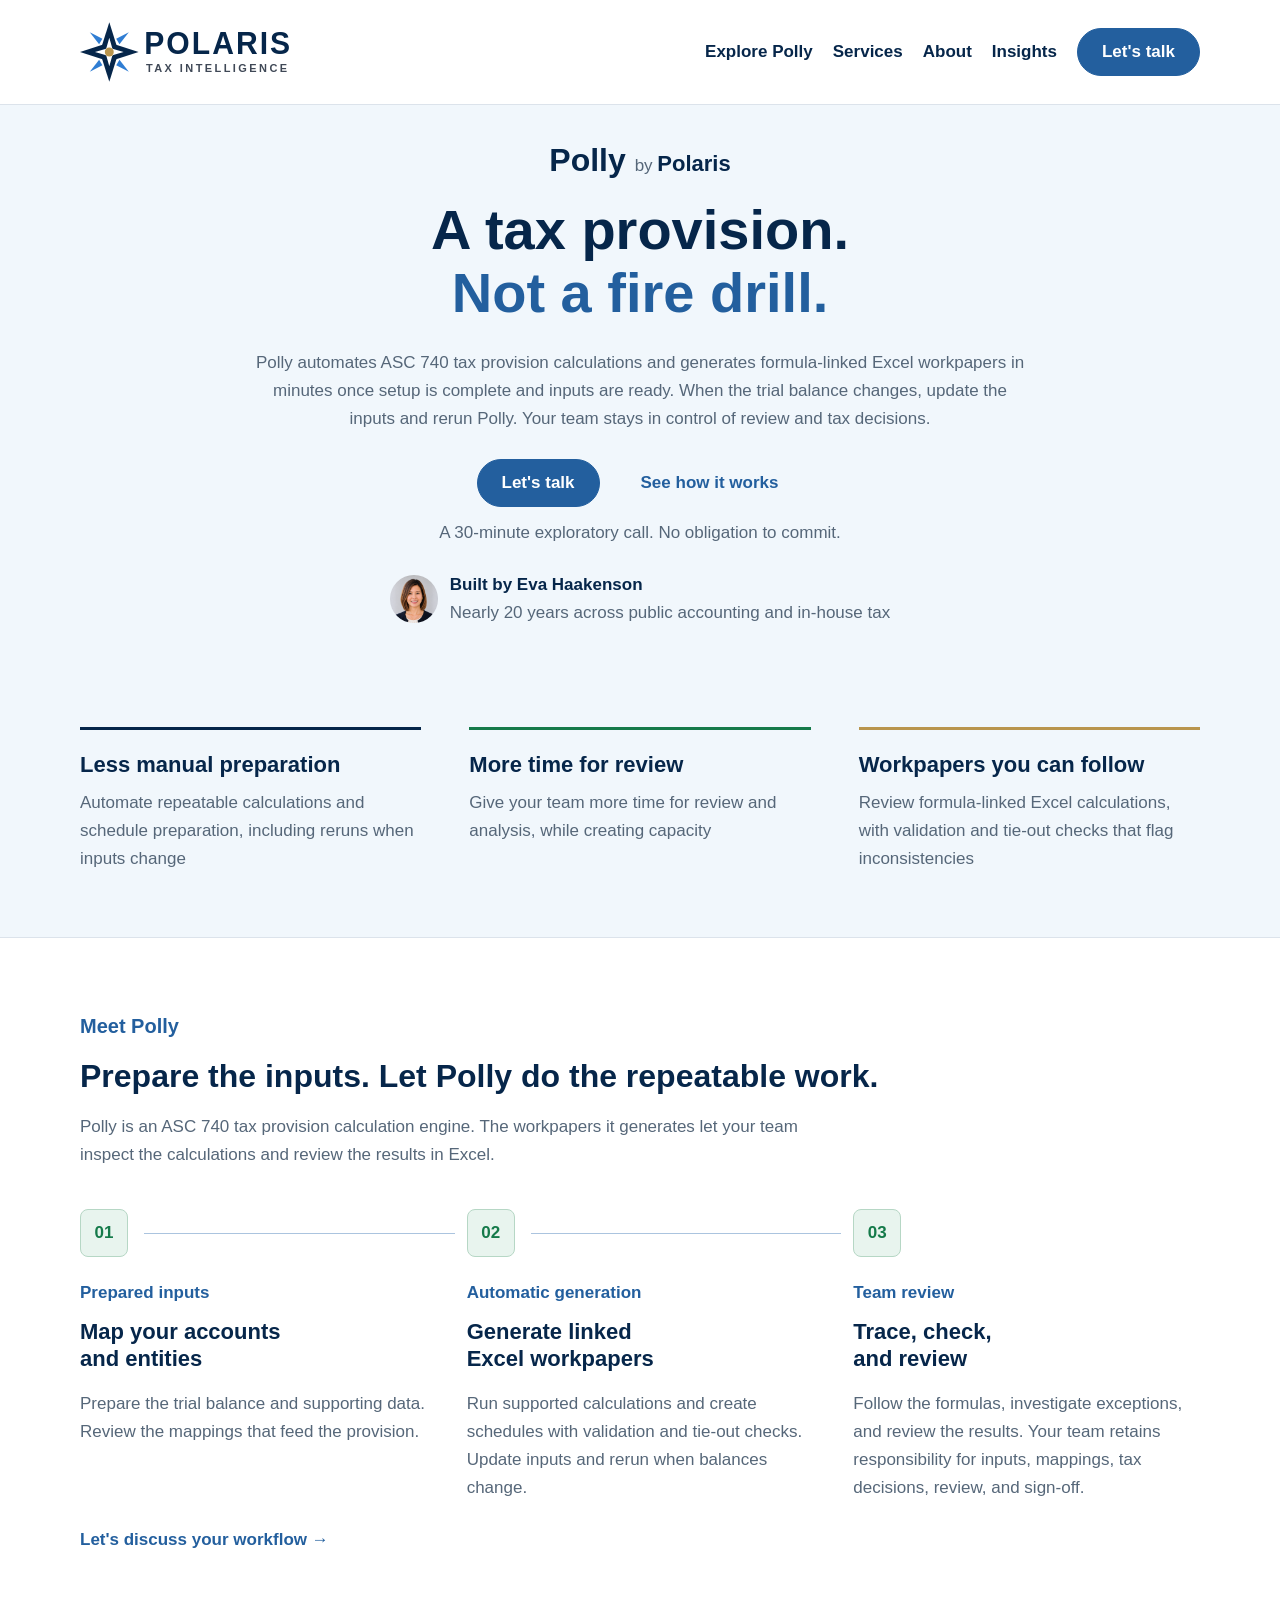
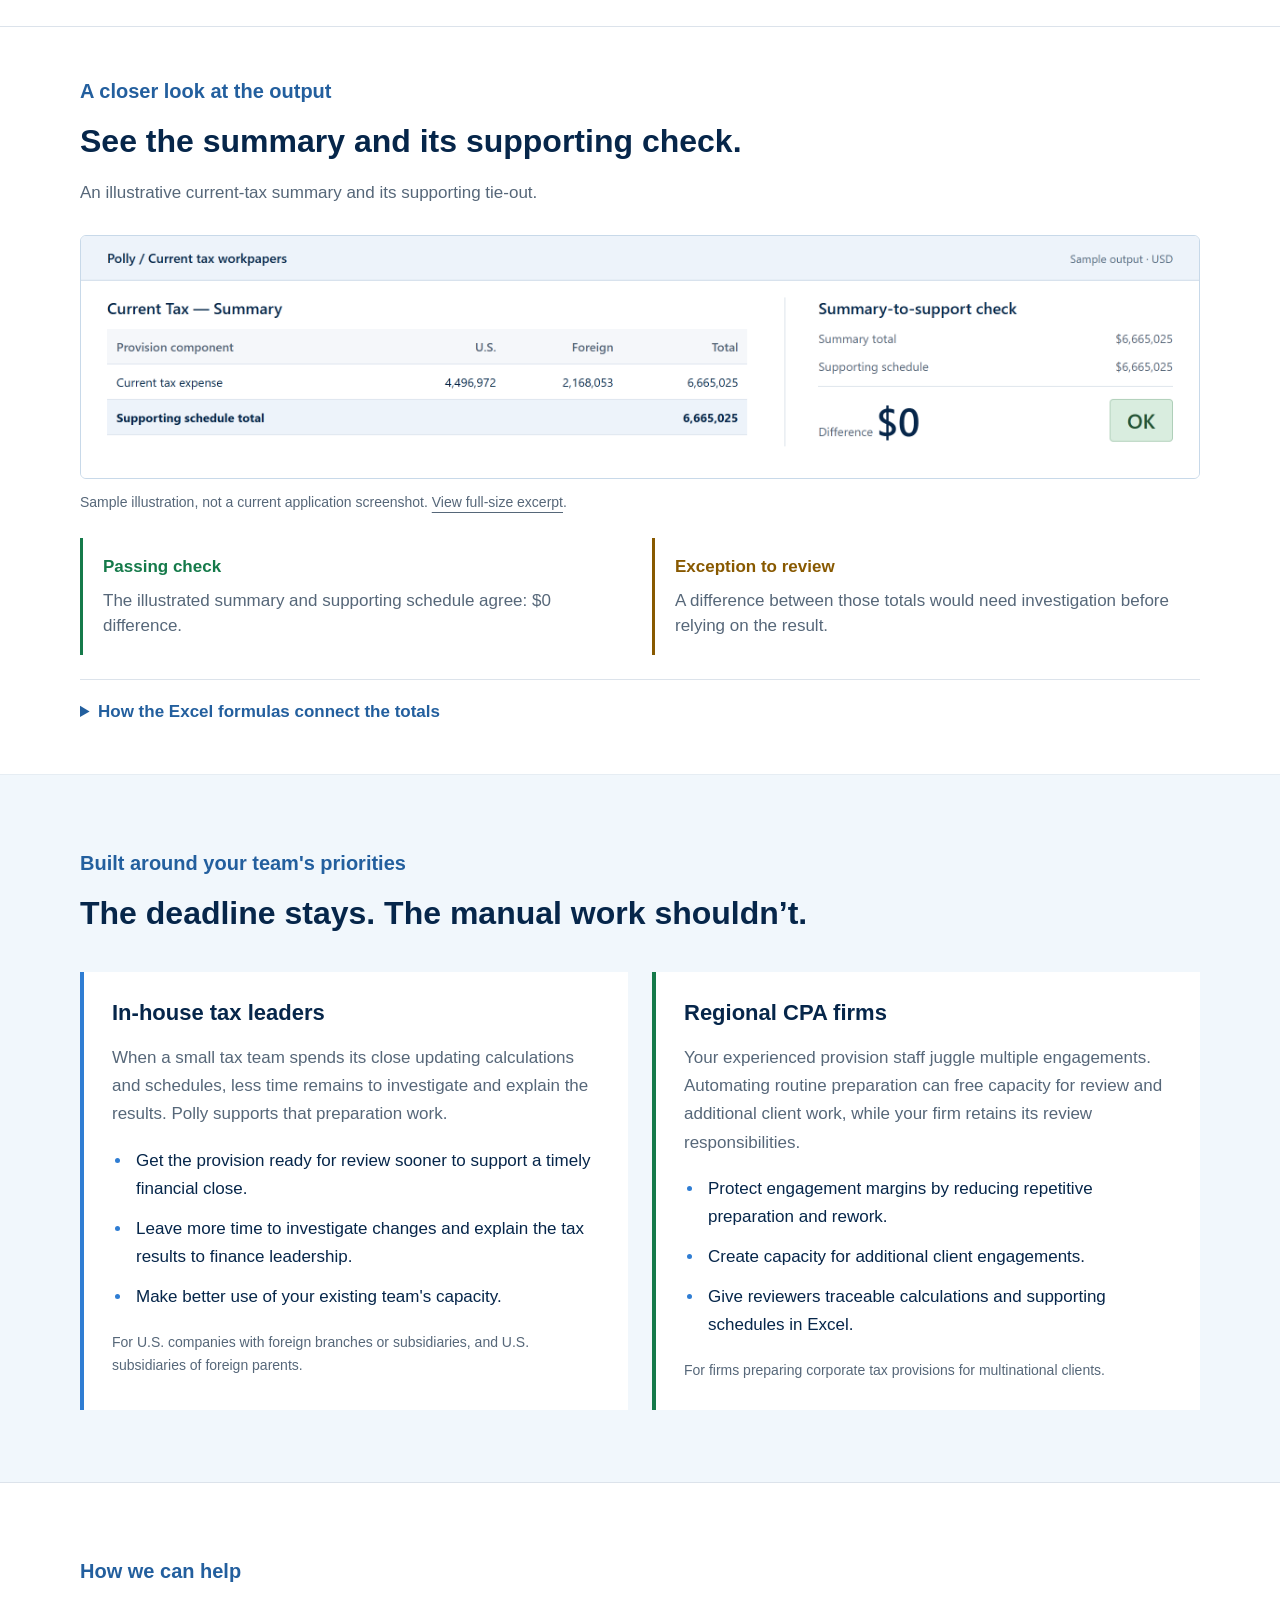
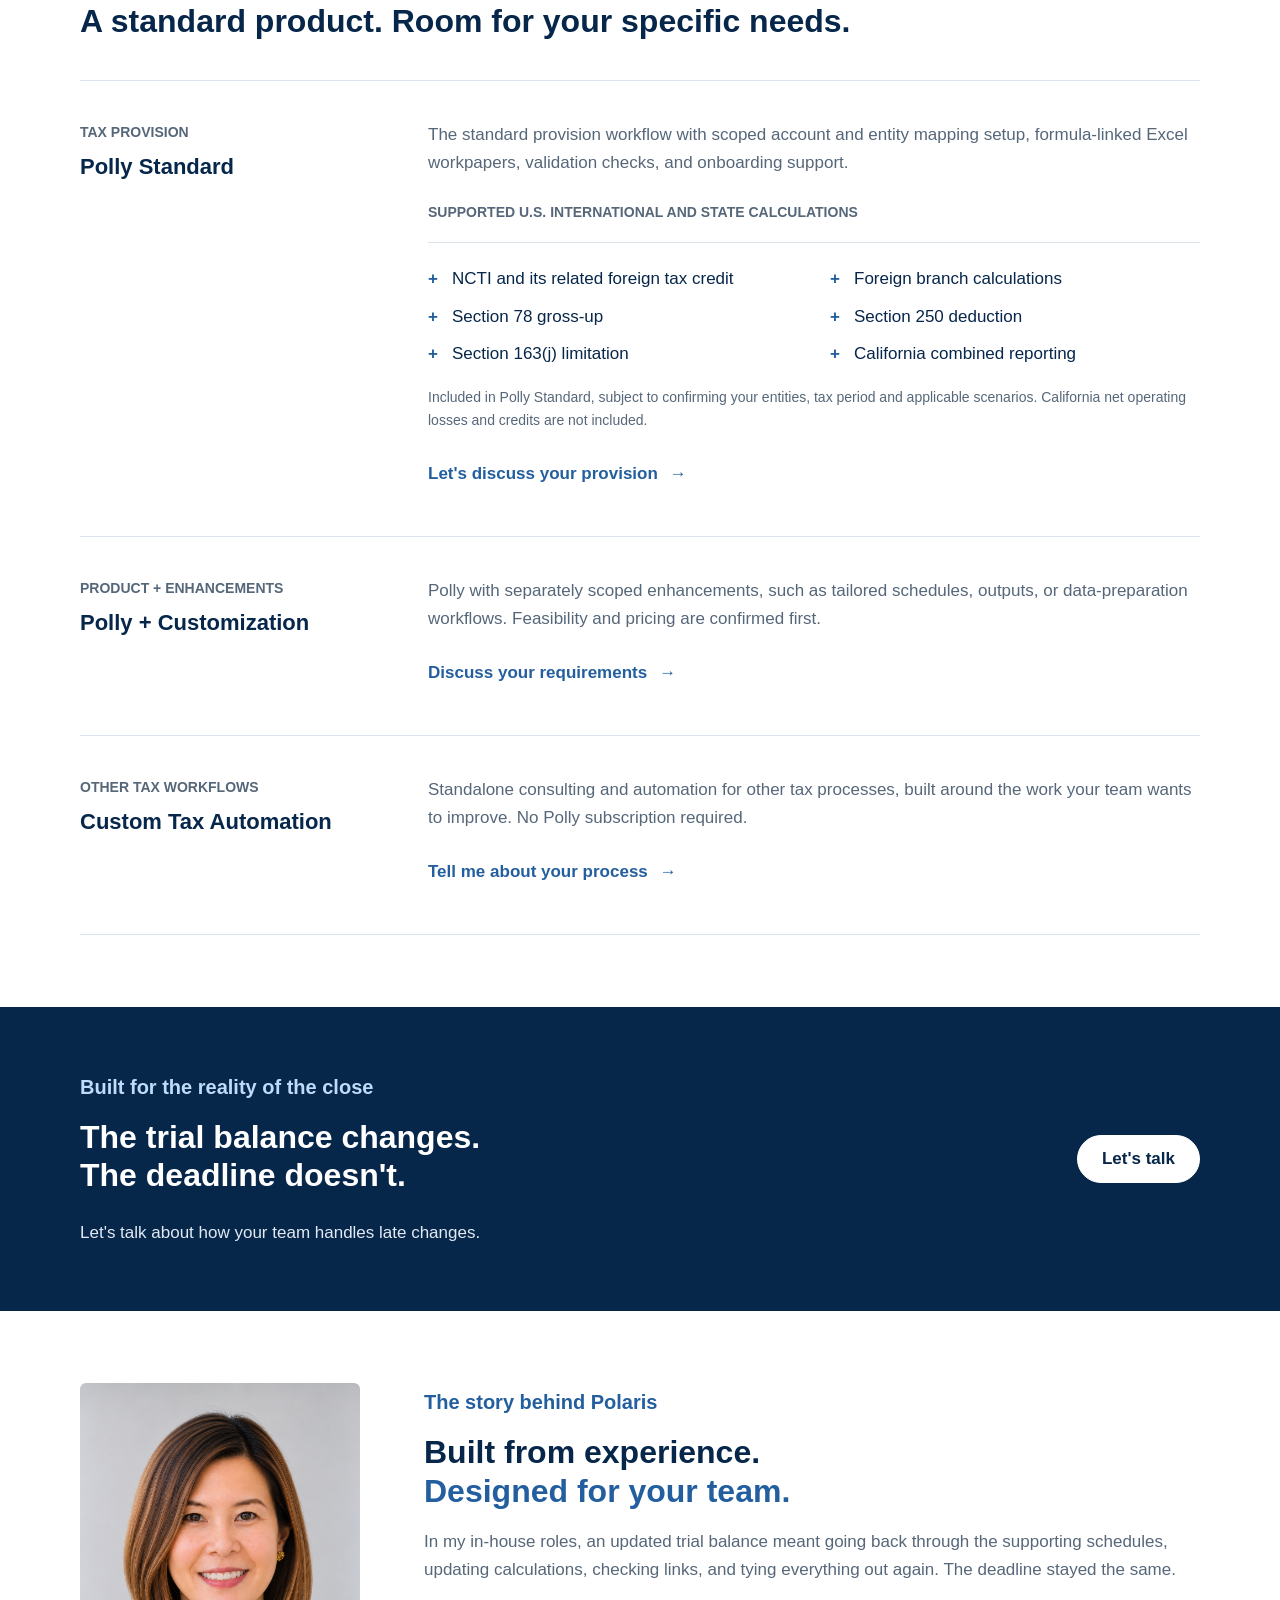
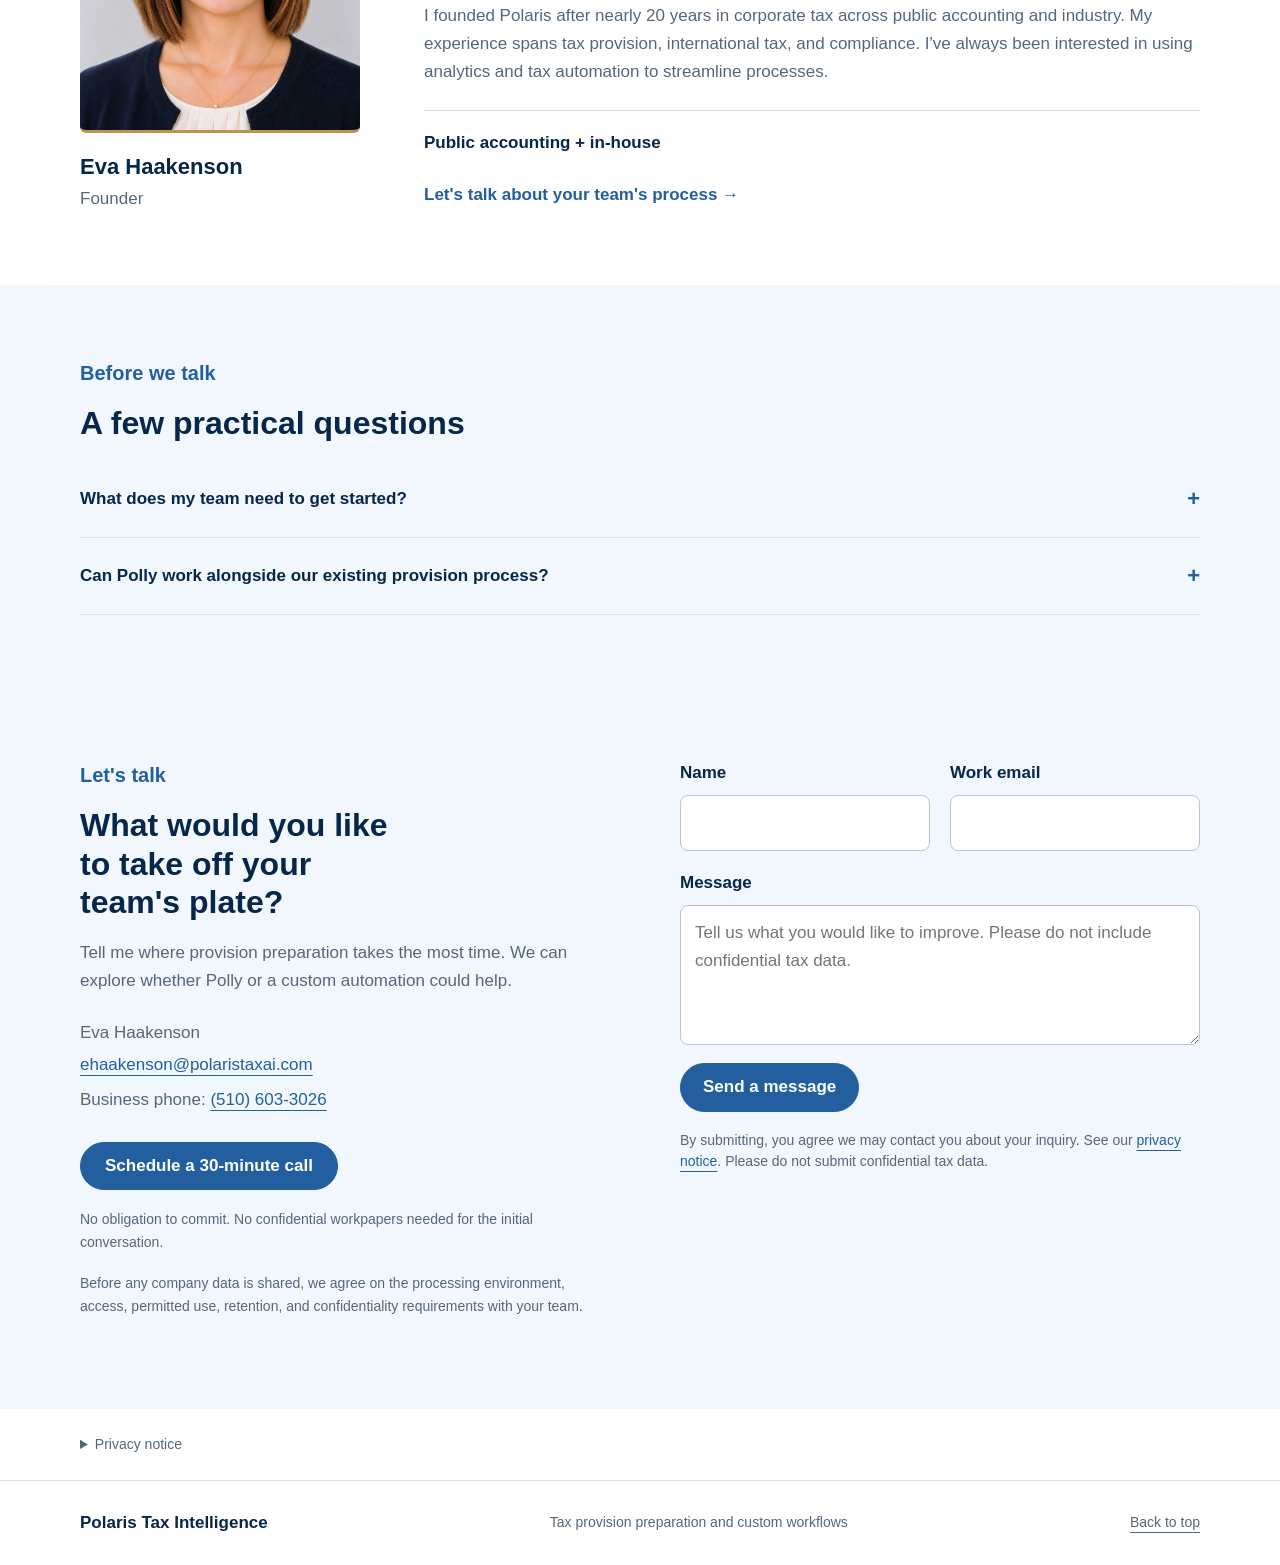
<file: index.html>
<!doctype html>
<html lang="en"><head>
<meta charset="utf-8">

<meta name="viewport" content="width=device-width, initial-scale=1">
<title>Polly by Polaris | Tax Provision Automation</title>
<meta name="description" content="Polly automates tax provision preparation workflows, producing formula-linked Excel workpapers for your team and advisers to review.">


<link rel="stylesheet" href="polly-home.css?v=20261103-refined">

<link rel="canonical" href="https://www.polaristaxai.com/"><meta property="og:type" content="website"><meta property="og:url" content="https://www.polaristaxai.com/"><meta property="og:title" content="Polly by Polaris | Tax Provision Automation"><meta property="og:description" content="Reduce repetitive provision preparation with formula-linked Excel workpapers and validation checks. Explore Polaris or scoped help with your team's workflow."><meta property="og:image" content="https://www.polaristaxai.com/assets/og-cover-v2.png"><meta property="og:image:width" content="1200"><meta property="og:image:height" content="630"><meta property="og:image:alt" content="Polaris Tax Intelligence :  Tax Provision Automation for Review-Ready Workpapers"><meta property="og:site_name" content="Polaris Tax Intelligence"><meta property="og:locale" content="en_US"><meta name="twitter:card" content="summary_large_image"><meta name="twitter:title" content="Polly by Polaris | Tax Provision Automation"><meta name="twitter:description" content="ASC 740 provision automation and scoped workflow consulting for in-house tax teams and CPA firms."><meta name="twitter:image" content="https://www.polaristaxai.com/assets/og-cover-v2.png"><meta name="twitter:image:alt" content="Polaris Tax Intelligence :  Tax Provision Automation for Review-Ready Workpapers"><script defer="" src="https://static.cloudflareinsights.com/beacon.min.js" data-cf-beacon="{&quot;token&quot;: &quot;3e464f15ede34bcd8b127b769230fc96&quot;}"></script><script type="application/ld+json">
      {
        "@context": "https://schema.org",
        "@type": "ProfessionalService",
        "name": "Polaris Tax Intelligence",
        "url": "https://www.polaristaxai.com/",
        "image": "https://www.polaristaxai.com/assets/polaris-logo-modern-white-bg.png",
        "description": "ASC 740 tax provision automation and scoped workflow consulting for in-house tax teams and regional CPA firms.",
        "areaServed": "US",
        "founder": {
          "@type": "Person",
          "name": "Eva Haakenson",
          "sameAs": "https://www.linkedin.com/in/eva-haakenson-28576710/"
        },
        "sameAs": [
          "https://www.linkedin.com/company/polaris-tax-intelligence/"
        ],
        "knowsAbout": ["ASC 740", "Tax provision", "Income tax automation", "Workpaper workflows", "Account mapping", "International tax"]
      }
    </script><script type="application/ld+json">{"@context":"https://schema.org","@type":"FAQPage","mainEntity":[{"@type":"Question","name":"What does my team need to get started?","acceptedAnswer":{"@type":"Answer","text":"We first confirm your entities, tax period, and scope. Setup includes account and entity mappings, a trial balance, and supporting tax data. We work through the specific requirements with your team before beginning. As your data changes, new accounts or changes in classification or tax treatment need review and any necessary mapping updates."}},{"@type":"Question","name":"Can Polly work alongside our existing provision process?","acceptedAnswer":{"@type":"Answer","text":"We start with what your current tools handle well and where manual preparation remains. Polly can be evaluated for an agreed part of the workflow without committing to replace your existing system. We confirm how its inputs and outputs would fit your process."}}]}</script></head>
<body>


<a class="skip" href="#main">Skip to content</a>
<header class="wrap header"><a href="#main" aria-label="Polaris home"><img class="logo" src="assets/polly-home-logo.svg" alt="Polaris Tax Intelligence"></a><button class="menu-toggle" type="button" aria-label="Open navigation" aria-expanded="false" aria-controls="mobile-nav"><span></span><span></span><span></span></button><nav class="nav" aria-label="Main navigation"><a href="#polly">Explore Polly</a><a href="#offerings">Services</a><a href="#about">About</a><a href="https://www.polaristaxai.com/insights/">Insights</a><a class="button" href="https://calendly.com/ehaakenson-polaristaxai/30min" target="_blank" rel="noopener noreferrer">Let's talk</a></nav></header><nav id="mobile-nav" class="mobile-nav" aria-label="Mobile navigation" hidden=""><a href="#polly">Explore Polly</a><a href="#offerings">Services</a><a href="#teams">For your team</a><a href="#about">About</a><a href="#faq">Questions</a><a href="https://www.polaristaxai.com/insights/">Insights</a><a href="#contact">Contact</a></nav>
<main id="main">
<section class="wrap hero">
<h1>Polly <span>by <strong class="hero-brand">Polaris</strong></span></h1>
<p class="tagline">A tax provision. <br><em>Not a fire drill.</em></p>
<div class="hero-copy"><p class="intro">Polly automates ASC 740 tax provision calculations and generates formula-linked Excel workpapers in minutes once setup is complete and inputs are ready. When the trial balance changes, update the inputs and rerun Polly. Your team stays in control of review and tax decisions.</p></div>
<div class="actions"><a class="button" href="https://calendly.com/ehaakenson-polaristaxai/30min" target="_blank" rel="noopener noreferrer">Let's talk</a><a class="button secondary" href="#polly">See how it works</a></div>
<p class="sub">A 30-minute exploratory call. No obligation to commit.</p><a class="founder-intro" href="#about"><img src="assets/eva-headshot-original.png" alt="" width="48" height="48"><span><strong>Built by Eva Haakenson</strong><span>Nearly 20 years across public accounting and in-house tax</span></span></a>
</section>
<section class="benefits" aria-label="Benefits"><div class="wrap benefit-grid">
<div><h2>Less manual preparation</h2><p>Automate repeatable calculations and schedule preparation, including reruns when inputs change</p></div>
<div><h2>More time for review</h2><p>Give your team more time for review and analysis, while creating capacity</p></div>
<div><h2>Workpapers you can follow</h2><p>Review formula-linked Excel calculations, with validation and tie-out checks that flag inconsistencies</p></div>
</div></section>

<section class="band" id="polly"><div class="wrap section"><div class="section-head"><p class="eyebrow">Meet Polly</p><h2>Prepare the inputs. Let Polly do the repeatable work.</h2><p>Polly is an ASC 740 tax provision calculation engine. The workpapers it generates let your team inspect the calculations and review the results in Excel.</p></div>
<div class="steps connected-workflow" aria-label="Provision workflow">
<div><div class="step-marker" aria-hidden="true">01</div><p class="step-label">Prepared inputs</p><h3>Map your accounts <br>and entities</h3><p>Prepare the trial balance and supporting data. Review the mappings that feed the provision.</p></div>
<div><div class="step-marker" aria-hidden="true">02</div><p class="step-label">Automatic generation</p><h3>Generate linked <br>Excel workpapers</h3><p>Run supported calculations and create schedules with validation and tie-out checks. Update inputs and rerun when balances change.</p></div>
<div><div class="step-marker" aria-hidden="true">03</div><p class="step-label">Team review</p><h3>Trace, check, <br>and review</h3><p>Follow the formulas, investigate exceptions, and review the results. Your team retains responsibility for inputs, mappings, tax decisions, review, and sign-off.</p></div>
</div>
<a class="section-cta" href="https://calendly.com/ehaakenson-polaristaxai/30min" target="_blank" rel="noopener noreferrer">Let's discuss your workflow →</a>
</div></section>

<section class="sample-section" id="sample-output"><div class="wrap sample-inner"><div class="sample-heading"><p class="eyebrow">A closer look at the output</p><h2>See the summary and its supporting check.</h2><p>An illustrative current-tax summary and its supporting tie-out.</p></div><figure class="sample-figure"><a href="assets/workpaper-preview.png" target="_blank" rel="noopener" aria-label="Open sample illustration at full size"><img src="assets/workpaper-preview.png" width="2400" height="520" alt="Sample illustration: current tax totals 6,665,025 dollars, matching the supporting schedule with a zero difference and OK status."></a><figcaption>Sample illustration, not a current application screenshot. <a href="assets/workpaper-preview.png" target="_blank" rel="noopener">View full-size excerpt</a>.</figcaption></figure><div class="check-context" aria-label="Understanding check results"><p class="check-pass"><strong>Passing check</strong><span>The illustrated summary and supporting schedule agree: $0 difference.</span></p><p class="check-review"><strong>Exception to review</strong><span>A difference between those totals would need investigation before relying on the result.</span></p></div><details class="sample-formula"><summary>How the Excel formulas connect the totals</summary><p>In this sample, the summary adds U.S. current tax of <strong>$4,496,972</strong> in cell C10 to foreign current tax of <strong>$2,168,053</strong> in cell D10. Cell E10 calculates the total of <strong>$6,665,025</strong>:</p><code>=C10+D10</code><p>The supporting schedule totals the entity-level calculations separately. The tie-out check compares that amount with the summary total and shows a <strong>$0 difference</strong>.</p><p class="fine">Your reviewer can follow these formulas in Excel and check that the schedules agree. Reviewing the inputs and tax treatment remains your team's responsibility.</p></details></div></section>
<section class="wrap section" id="teams"><div class="section-head"><p class="eyebrow">Built around your team's priorities</p><h2>The deadline stays. The manual work shouldn’t.</h2></div>
<div class="columns"><article class="audience"><h3>In-house tax leaders</h3><p>When a small tax team spends its close updating calculations and schedules, less time remains to investigate and explain the results. Polly supports that preparation work.</p><ul><li>Get the provision ready for review sooner to support a timely financial close.</li><li>Leave more time to investigate changes and explain the tax results to finance leadership.</li><li>Make better use of your existing team's capacity.</li></ul><p class="fine">For U.S. companies with foreign branches or subsidiaries, and U.S. subsidiaries of foreign parents.</p></article>
<article class="audience"><h3>Regional CPA firms</h3><p>Your experienced provision staff juggle multiple engagements. Automating routine preparation can free capacity for review and additional client work, while your firm retains its review responsibilities.</p><ul><li>Protect engagement margins by reducing repetitive preparation and rework.</li><li>Create capacity for additional client engagements.</li><li>Give reviewers traceable calculations and supporting schedules in Excel.</li></ul><p class="fine">For firms preparing corporate tax provisions for multinational clients.</p></article></div></section>
<section class="band" id="offerings"><div class="wrap section"><div class="section-head"><p class="eyebrow">How we can help</p><h2>A standard product. Room for your specific needs.</h2></div><div class="offerings">
<article class="offering"><div class="offer-title"><p class="eyebrow">Tax provision</p><h3>Polly Standard</h3></div><div class="offer-body"><p>The standard provision workflow with scoped account and entity mapping setup, formula-linked Excel workpapers, validation checks, and onboarding support.</p><div class="coverage"><p class="included-head">Supported U.S. international and state calculations</p><ul class="included-list"><li>NCTI and its related foreign tax credit</li><li>Foreign branch calculations</li><li>Section 78 gross-up</li><li>Section 250 deduction</li><li>Section 163(j) limitation</li><li>California combined reporting</li></ul><p class="fine">Included in Polly Standard, subject to confirming your entities, tax period and applicable scenarios. California net operating losses and credits are not included.</p></div><a class="service-link" href="#contact">Let's discuss your provision <span aria-hidden="true">→</span></a></div></article>
<article class="offering"><div class="offer-title"><p class="eyebrow">Product + enhancements</p><h3>Polly + Customization</h3></div><div class="offer-body"><p>Polly with separately scoped enhancements, such as tailored schedules, outputs, or data-preparation workflows. Feasibility and pricing are confirmed first.</p><a class="service-link" href="#contact">Discuss your requirements <span aria-hidden="true">→</span></a></div></article>
<article class="offering"><div class="offer-title"><p class="eyebrow">Other tax workflows</p><h3>Custom Tax Automation</h3></div><div class="offer-body"><p>Standalone consulting and automation for other tax processes, built around the work your team wants to improve. No Polly subscription required.</p><a class="service-link" href="#contact">Tell me about your process <span aria-hidden="true">→</span></a></div></article>
</div></div></section>
<div class="pilot-band"><section class="wrap pilot" id="pilot"><div><p class="eyebrow">Built for the reality of the close</p><h2 class="editorial-line">The trial balance changes.<br><span>The deadline doesn't.</span></h2><p>Let's talk about how your team handles late changes.</p></div><a class="button" href="https://calendly.com/ehaakenson-polaristaxai/30min" target="_blank" rel="noopener noreferrer">Let's talk</a></section></div>
<section class="band" id="about"><div class="wrap section founder"><div class="portrait"><img src="assets/eva-headshot-original.png" alt="Eva Haakenson, founder of Polaris Tax Intelligence" loading="lazy"><p class="founder-caption"><strong>Eva Haakenson</strong><br>Founder</p></div><div class="story"><p class="eyebrow">The story behind Polaris</p><h2>Built from experience.<br><span class="story-emphasis">Designed for your team.</span></h2><p>In my in-house roles, an updated trial balance meant going back through the supporting schedules, updating calculations, checking links, and tying everything out again. The deadline stayed the same.</p><p>I founded Polaris after nearly 20 years in corporate tax across public accounting and industry. My experience spans tax provision, international tax, and compliance. I've always been interested in using analytics and tax automation to streamline processes.</p><div class="experience"><span>Public accounting + in-house</span></div><a class="section-link" href="https://calendly.com/ehaakenson-polaristaxai/30min" target="_blank" rel="noopener noreferrer">Let's talk about your team's process →</a></div></div></section>
<section class="wrap section faq" id="faq"><p class="eyebrow">Before we talk</p><h2>A few practical questions</h2>
<details><summary>What does my team need to get started?</summary><p>We first confirm your entities, tax period, and scope. Setup includes account and entity mappings, a trial balance, and supporting tax data. We work through the specific requirements with your team before beginning. As your data changes, new accounts or changes in classification or tax treatment need review and any necessary mapping updates.</p></details>
<details><summary>Can Polly work alongside our existing provision process?</summary><p>We start with what your current tools handle well and where manual preparation remains. Polly can be evaluated for an agreed part of the workflow without committing to replace your existing system. We confirm how its inputs and outputs would fit your process.</p></details>
</section>
<section class="band" id="contact"><div class="wrap section contact"><div><p class="eyebrow">Let's talk</p><h2>What would you like to take off your team's plate?</h2><p>Tell me where provision preparation takes the most time. We can explore whether Polly or a custom automation could help.</p><p class="contact-meta">Eva Haakenson<br><a href="mailto:ehaakenson@polaristaxai.com">ehaakenson@polaristaxai.com</a><br>Business phone: <a href="tel:+15106033026">(510) 603-3026</a></p><p><a class="button" href="https://calendly.com/ehaakenson-polaristaxai/30min" target="_blank" rel="noopener noreferrer">Schedule a 30-minute call</a></p><p class="fine">No obligation to commit. No confidential workpapers needed for the initial conversation.</p><p class="fine">Before any company data is shared, we agree on the processing environment, access, permitted use, retention, and confidentiality requirements with your team.</p></div><form id="contact-form" action="https://api.web3forms.com/submit" method="POST" aria-label="Contact Polaris"><input type="hidden" name="subject" value="New Polaris website inquiry"><input type="hidden" name="access_key" value="cba1fe1a-8251-4f22-8269-0f38f1c2bf09"><input type="checkbox" name="botcheck" tabindex="-1" autocomplete="off" hidden=""><label>Name<input name="name" autocomplete="name" required=""></label><label>Work email<input name="email" type="email" autocomplete="email" required=""></label><label>Message<textarea name="message" rows="4" placeholder="Tell us what you would like to improve. Please do not include confidential tax data."></textarea></label><button class="button" type="submit">Send a message</button><p class="status" role="status" aria-live="polite"></p><p class="fine">By submitting, you agree we may contact you about your inquiry. See our <a href="#privacy">privacy notice</a>. Please do not submit confidential tax data.</p></form></div></section>
<div class="wrap privacy-wrap"><details id="privacy"><summary>Privacy notice</summary><h2>How we handle your information</h2>
          <p>Polaris Tax Intelligence collects the details you choose to share through the contact form on this site: your name, email address, and message. We use that information solely to respond to your inquiry and to follow up about a potential engagement.</p>
          <p>We do not sell, rent, or share your information with third parties for their own marketing, and your inquiry is treated confidentially. Contact form submissions are delivered to us through a third-party form provider that passes your message along and does not use it for advertising.</p>
          <p>To understand how people find and use this site, we use privacy-friendly analytics that provide aggregate information about page visits, referring sources, and site performance. These analytics do not use cookies or track visitors across other websites, and we do not use them to identify individual visitors.</p>
          <p>If you would like us to update or delete the details you have shared, let us know through the contact form above and we will take care of it.</p></details></div>
</main>
<footer><div class="wrap footer"><strong>Polaris Tax Intelligence</strong><span>Tax provision preparation and custom workflows</span><a href="#main">Back to top</a></div></footer>
<script>
document.querySelector('a[href="#privacy"]').addEventListener('click',()=>document.getElementById('privacy').open=true);
const menuButton=document.querySelector('.menu-toggle'),mobileNav=document.getElementById('mobile-nav');
function closeMenu(){mobileNav.hidden=true;menuButton.setAttribute('aria-expanded','false');menuButton.setAttribute('aria-label','Open navigation');}
menuButton.addEventListener('click',()=>{const open=menuButton.getAttribute('aria-expanded')!=='true';menuButton.setAttribute('aria-expanded',String(open));menuButton.setAttribute('aria-label',open?'Close navigation':'Open navigation');mobileNav.hidden=!open;});
mobileNav.addEventListener('click',e=>{if(e.target.closest('a'))closeMenu();});
document.addEventListener('keydown',e=>{if(e.key==='Escape'&&!mobileNav.hidden){closeMenu();menuButton.focus();}});
matchMedia('(min-width:801px)').addEventListener('change',e=>{if(e.matches)closeMenu();});

document.getElementById('contact-form').addEventListener('submit',async e=>{
e.preventDefault();const form=e.currentTarget,button=form.querySelector('button'),status=form.querySelector('.status');button.disabled=true;status.textContent='Sending...';
try{const response=await fetch(form.action,{method:'POST',body:new FormData(form),headers:{Accept:'application/json'}});const result=await response.json();if(!response.ok||result.success!==true)throw new Error('Submission failed');form.reset();status.textContent='Thank you. Your message has been sent.';}
catch{status.textContent='Unable to send. Please try again or email ehaakenson@polaristaxai.com.';}finally{button.disabled=false;}
});</script>


</body></html>
</file>
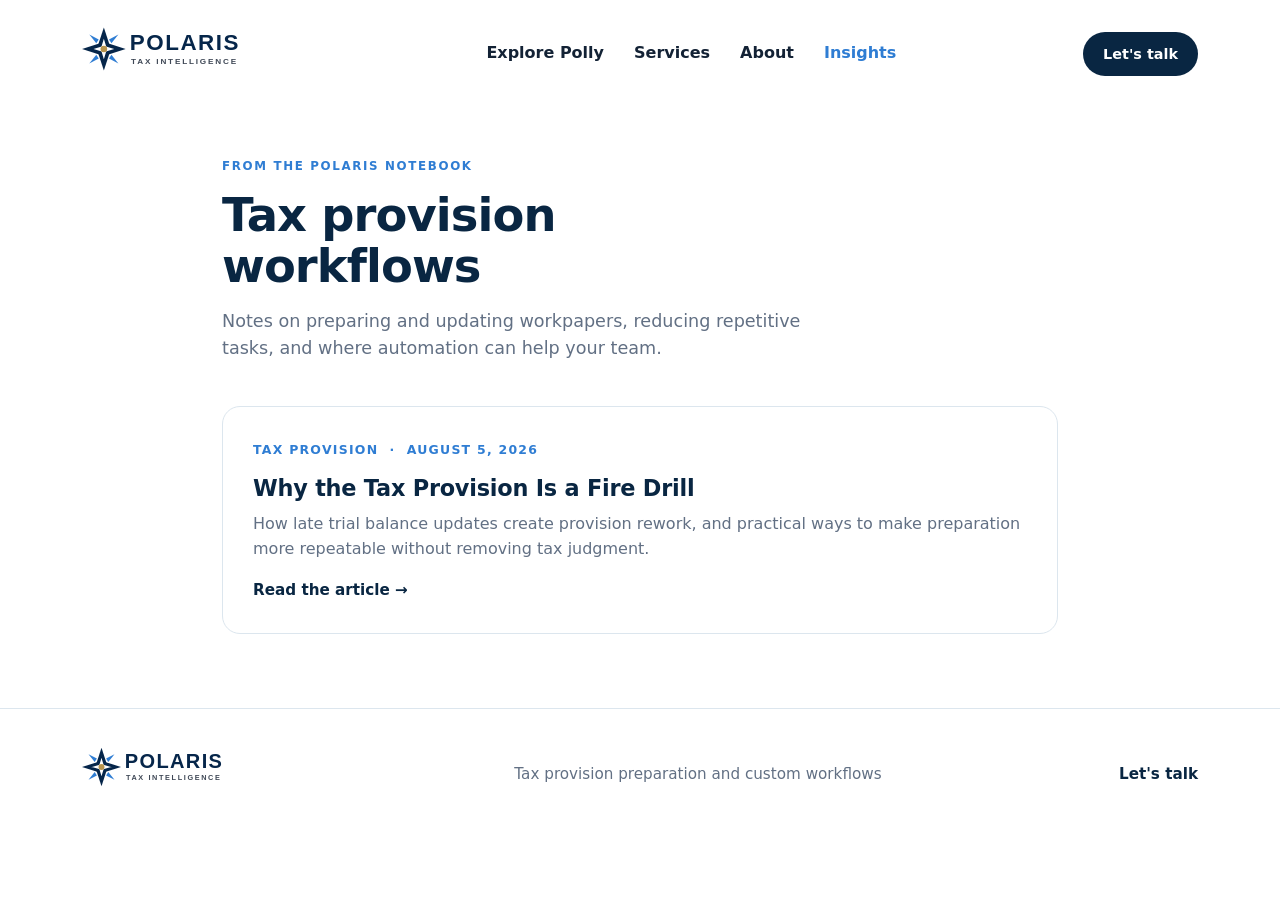
<file: insights/index.html>
<!doctype html>
<html lang="en">
  <head>
    <meta charset="utf-8" />
    <meta name="viewport" content="width=device-width, initial-scale=1" />

    <title>Tax Provision Workflow Insights | Polaris Tax Intelligence</title>
    <meta
      name="description"
      content="Practical perspectives on tax provision preparation, workpapers, and automation from Eva Haakenson, founder of Polaris Tax Intelligence."
    />
    <link rel="canonical" href="https://www.polaristaxai.com/insights/" />

    <meta property="og:type" content="website" />
    <meta property="og:url" content="https://www.polaristaxai.com/insights/" />
    <meta property="og:title" content="Tax Provision Workflow Insights | Polaris Tax Intelligence" />
    <meta property="og:description" content="Practical perspectives on provision preparation workflows, workpapers, and automation for CPA firms and in-house tax teams." />
    <meta property="og:image" content="https://www.polaristaxai.com/assets/og-cover-v2.png" />
    <meta property="og:site_name" content="Polaris Tax Intelligence" />
    <meta property="og:locale" content="en_US" />

    <meta name="twitter:card" content="summary_large_image" />
    <meta name="twitter:title" content="Tax Provision Workflow Insights" />
    <meta name="twitter:description" content="Practical perspectives on provision preparation workflows, workpapers, and automation." />
    <meta name="twitter:image" content="https://www.polaristaxai.com/assets/og-cover-v2.png" />

    <style>
      :root {
        --navy: #092642; --ink: #132235; --muted: #627084; --line: #dce6ee;
        --soft: #f6fafb; --soft-blue: #eef6fa; --white: #ffffff; --accent: #2f7dd3;
        --teal: #2aa7a0; --gold: #b9954d; --silver: #c9d6df;
        --shadow: 0 24px 70px rgba(9, 38, 66, 0.11); --shadow-sm: 0 10px 30px rgba(9, 38, 66, 0.08);
        --radius: 18px;
      }
      * { box-sizing: border-box; }
      html { scroll-behavior: smooth; }
      body {
        margin: 0; color: var(--ink); background: var(--white);
        font-family: Inter, ui-sans-serif, system-ui, -apple-system, BlinkMacSystemFont, "Segoe UI", sans-serif;
        line-height: 1.55; -webkit-font-smoothing: antialiased; overflow-x: hidden;
      }
      h1, h2, h3, p { overflow-wrap: break-word; }
      a { color: inherit; text-decoration: none; }

      .site-header { display: flex; align-items: center; justify-content: space-between; gap: 24px; max-width: 1180px; margin: 0 auto; padding: 22px 32px; }
      .brand { display: flex; align-items: center; }
      .brand img { width: clamp(198px, 17vw, 236px); height: auto; display: block; transform: translateX(-10%); }
      .nav-links { display: flex; gap: 30px; font-size: 1rem; color: var(--ink); font-weight: 600; }
      .nav-links a:hover { color: var(--accent); }
      .nav-links a.current { color: var(--accent); }
      .header-cta { background: var(--navy); color: #fff; padding: 11px 20px; border-radius: 999px; font-size: 0.9rem; font-weight: 600; transition: transform .15s ease, box-shadow .15s ease; }
      .header-cta:hover { transform: translateY(-1px); box-shadow: var(--shadow-sm); }

      .insights-hero { max-width: 900px; margin: 0 auto; padding: 46px 32px 20px; }
      .insights-hero .eyebrow { display: inline-block; font-size: 0.74rem; letter-spacing: 0.14em; text-transform: uppercase; font-weight: 800; color: var(--accent); margin: 0 0 14px; }
      .insights-hero h1 { font-size: clamp(2rem, 4vw, 2.9rem); line-height: 1.1; letter-spacing: -0.02em; color: var(--navy); font-weight: 800; margin: 0 0 16px; max-width: 18ch; }
      .insights-hero p { font-size: 1.1rem; color: var(--muted); margin: 0; max-width: 56ch; }

      .article-list { max-width: 900px; margin: 0 auto; padding: 24px 32px 74px; display: grid; gap: 20px; }
      .article-card { display: block; border: 1px solid var(--line); border-radius: var(--radius); padding: 30px; background: #fff; transition: transform .15s ease, box-shadow .15s ease; }
      .article-card:hover { transform: translateY(-3px); box-shadow: var(--shadow-sm); }
      .article-card .meta { font-size: 0.78rem; letter-spacing: 0.1em; text-transform: uppercase; font-weight: 700; color: var(--accent); }
      .article-card h2 { margin: 12px 0 10px; color: var(--navy); font-size: 1.4rem; line-height: 1.25; letter-spacing: -0.01em; }
      .article-card p { margin: 0 0 16px; color: var(--muted); font-size: 1rem; }
      .article-card .read-more { color: var(--navy); font-weight: 600; font-size: 0.95rem; }
      .article-card:hover .read-more { color: var(--accent); }

      .site-footer { border-top: 1px solid var(--line); }
      .footer-inner { max-width: 1180px; margin: 0 auto; padding: 34px 32px; display: flex; align-items: center; justify-content: space-between; gap: 20px; flex-wrap: wrap; }
      .footer-inner img { width: 195px; height: auto; transform: translateX(-10%); }
      .footer-inner p { margin: 0; color: var(--muted); font-size: 0.95rem; }
      .footer-inner a { color: var(--navy); font-weight: 600; font-size: 0.95rem; }

      @media (max-width: 700px) {
        .nav-links { display: none; }
        .site-header { padding: 14px 16px; gap: 10px; flex-wrap: wrap; }
        .brand img { width: 200px; min-width: 0; }
        .header-cta { padding: 9px 15px; font-size: 0.85rem; }
        .insights-hero { padding: 30px 16px 12px; }
        .article-list { padding: 16px 16px 54px; }
      }
    </style>

    <!-- Cloudflare Web Analytics -->
    <script defer src="https://static.cloudflareinsights.com/beacon.min.js" data-cf-beacon='{"token": "3e464f15ede34bcd8b127b769230fc96"}'></script>
    <!-- End Cloudflare Web Analytics -->
  </head>

  <body>
    <header class="site-header">
      <a class="brand" href="/" aria-label="Polaris Tax Intelligence home">
        <img src="/assets/polaris-logo-modern.svg" alt="Polaris Tax Intelligence" />
      </a>
      <nav class="nav-links" aria-label="Site">
        <a href="/#polly">Explore Polly</a>
        <a href="/#offerings">Services</a>
        <a href="/#about">About</a>
        <a href="/insights/" class="current" aria-current="page">Insights</a>
      </nav>
      <a class="header-cta" href="https://calendly.com/ehaakenson-polaristaxai/30min" target="_blank" rel="noopener noreferrer">Let's talk</a>
    </header>

    <main>
      <section class="insights-hero">
        <span class="eyebrow">From the Polaris notebook</span>
        <h1>Tax provision workflows</h1>
        <p>Notes on preparing and updating workpapers, reducing repetitive tasks, and where automation can help your team.</p>
      </section>

      <section class="article-list" aria-label="Articles">
        <a class="article-card" href="/insights/why-the-tax-provision-is-a-fire-drill/">
          <span class="meta">Tax provision &nbsp;·&nbsp; August 5, 2026</span>
          <h2>Why the Tax Provision Is a Fire Drill</h2>
          <p>How late trial balance updates create provision rework, and practical ways to make preparation more repeatable without removing tax judgment.</p>
          <span class="read-more">Read the article &rarr;</span>
        </a>
      </section>
    </main>

    <footer class="site-footer">
      <div class="footer-inner">
        <a href="/"><img src="/assets/polaris-logo-modern.svg" alt="Polaris Tax Intelligence" /></a>
        <p>Tax provision preparation and custom workflows</p>
        <a href="/#contact">Let's talk</a>
      </div>
    </footer>
  </body>
</html>
</file>
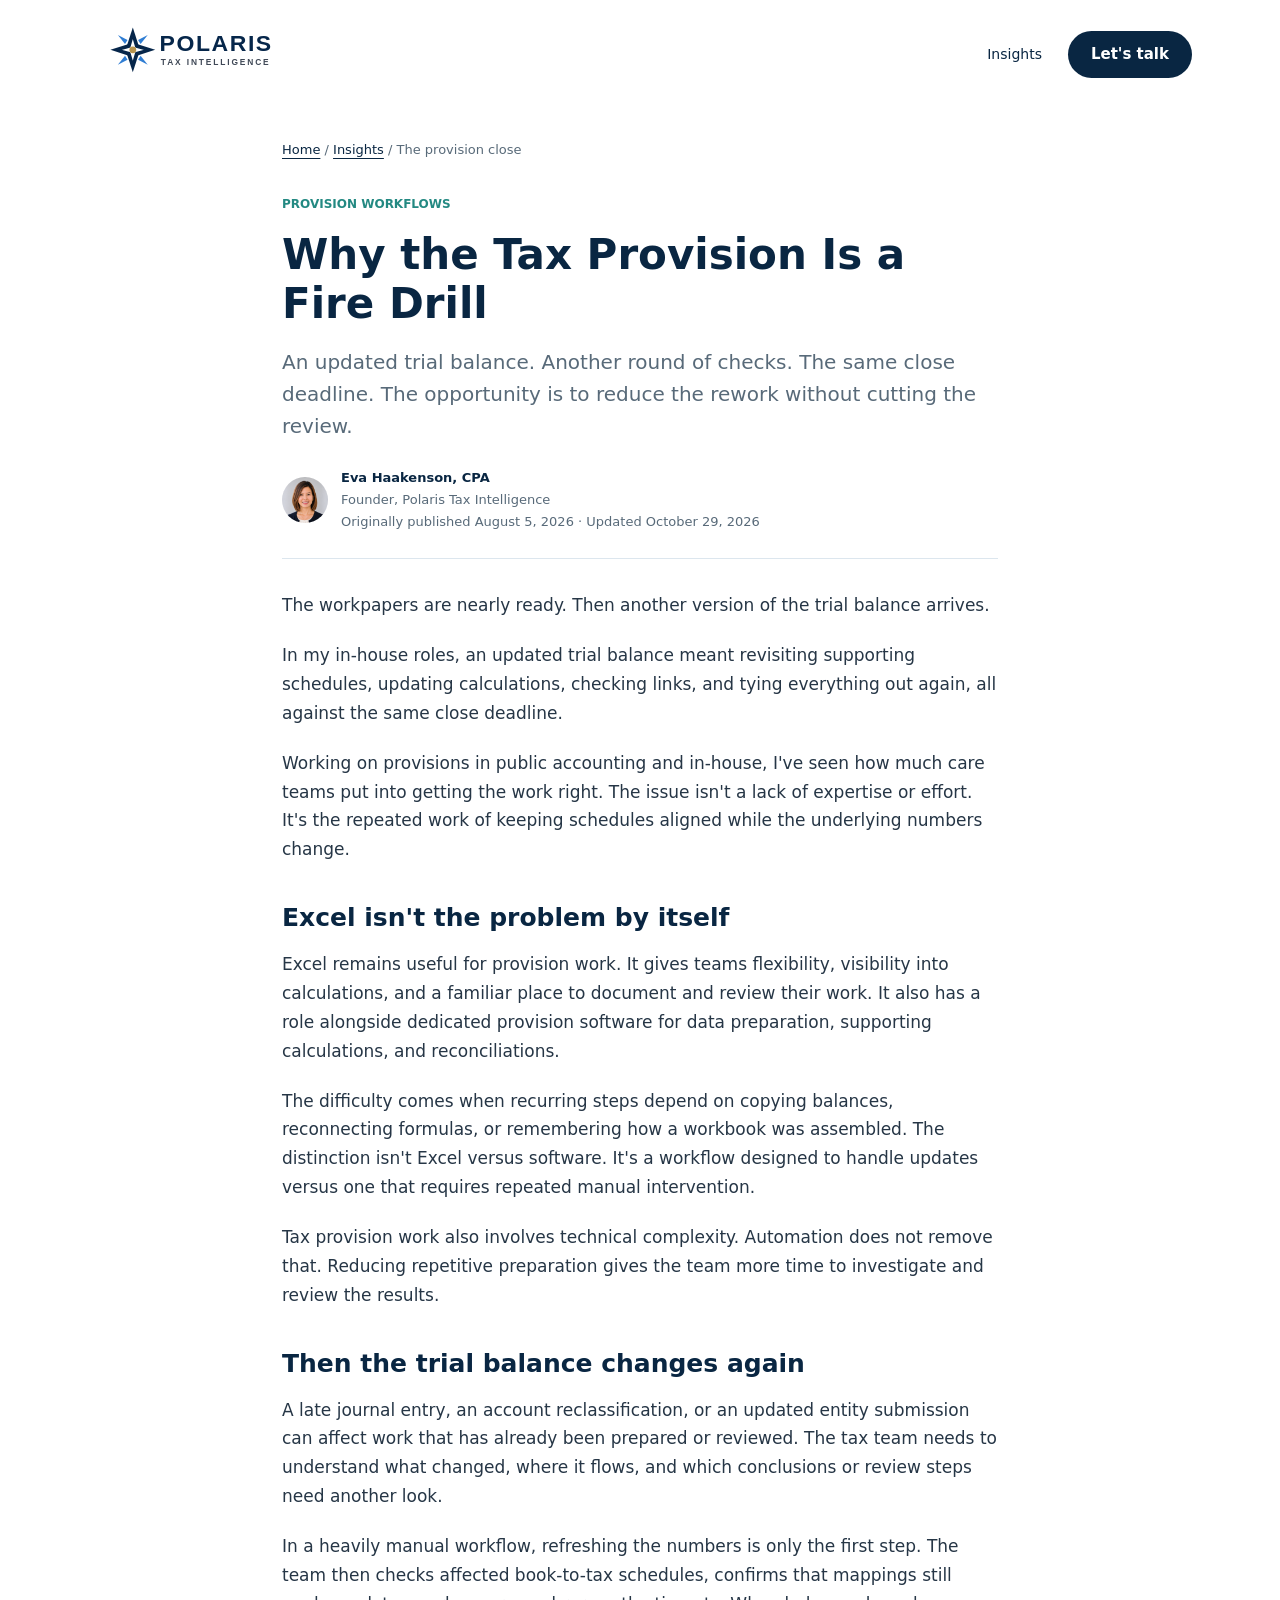
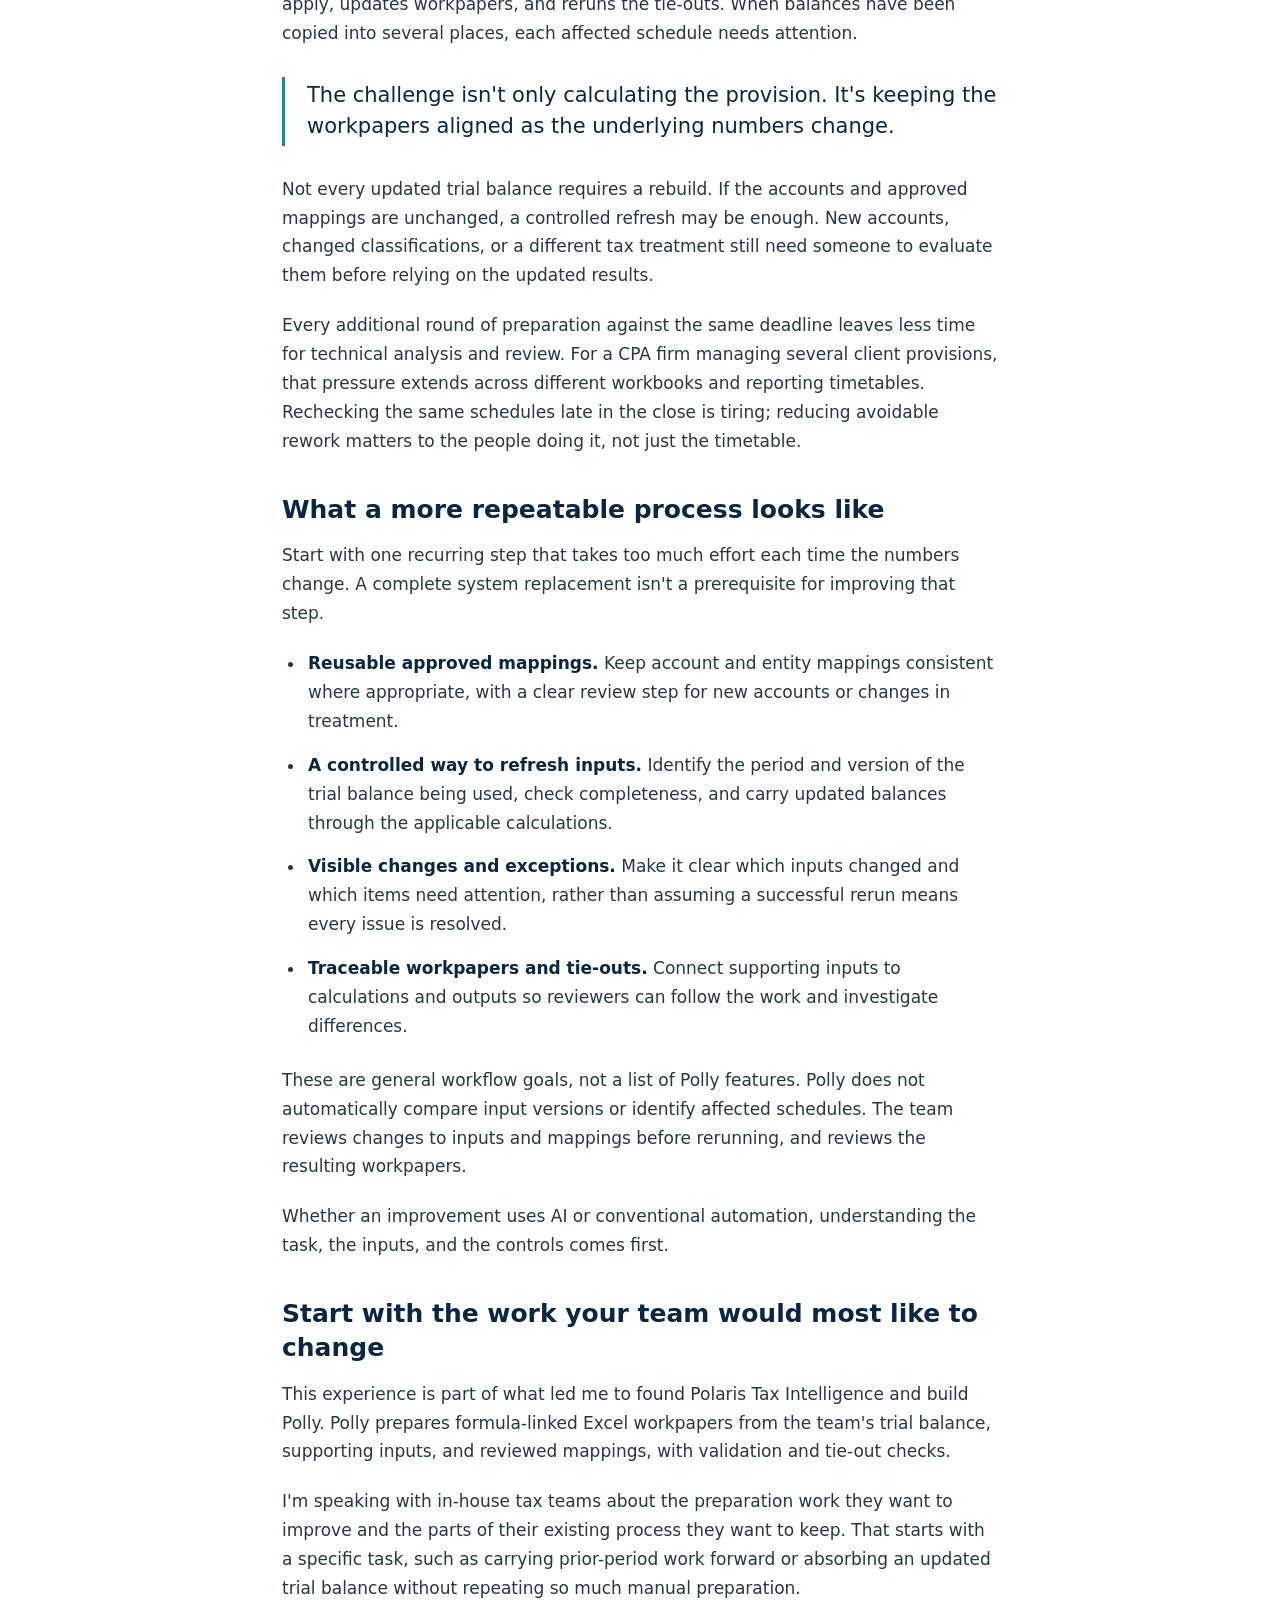
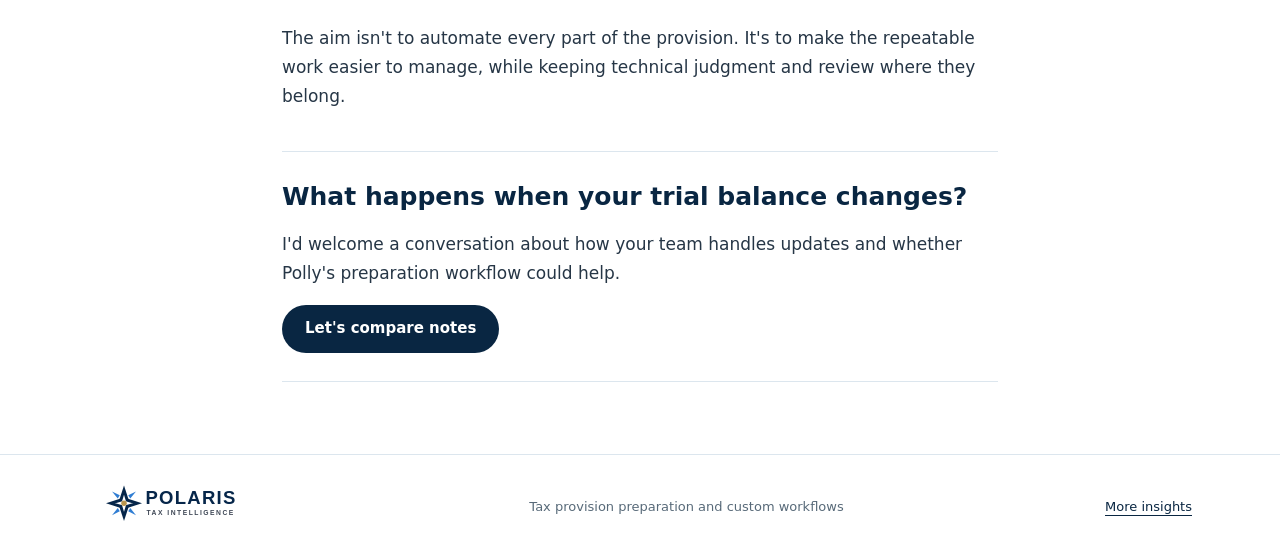
<file: insights/why-the-tax-provision-is-a-fire-drill/index.html>
<!doctype html>
<html lang="en">
<head>
  <meta charset="utf-8">
  <meta name="viewport" content="width=device-width, initial-scale=1">
  <title>Why the Tax Provision Is a Fire Drill | Polaris Tax Intelligence</title>
  <meta name="description" content="How late trial balance updates create provision rework, and practical ways to make preparation more repeatable without removing tax judgment.">
  <link rel="canonical" href="https://www.polaristaxai.com/insights/why-the-tax-provision-is-a-fire-drill/">
  <meta property="og:type" content="article">
  <meta property="og:url" content="https://www.polaristaxai.com/insights/why-the-tax-provision-is-a-fire-drill/">
  <meta property="og:title" content="Why the Tax Provision Is a Fire Drill">
  <meta property="og:description" content="When the trial balance changes, provision teams revisit schedules, mappings, and tie-outs. A practical look at reducing rework while preserving review.">
  <meta property="og:image" content="https://www.polaristaxai.com/assets/og-cover-v2.png">
  <meta name="twitter:card" content="summary_large_image">
  <meta name="twitter:title" content="Why the Tax Provision Is a Fire Drill">
  <meta name="twitter:description" content="Reducing provision rework while preserving tax judgment and review.">
  <meta name="twitter:image" content="https://www.polaristaxai.com/assets/og-cover-v2.png">
  <script type="application/ld+json">
    {
      "@context": "https://schema.org",
      "@type": "BlogPosting",
      "headline": "Why the Tax Provision Is a Fire Drill",
      "description": "How late trial balance updates create provision rework, and practical ways to make preparation more repeatable without removing tax judgment.",
      "datePublished": "2026-08-05",
      "dateModified": "2026-10-29",
      "author": {"@type": "Person", "name": "Eva Haakenson"},
      "publisher": {"@type": "Organization", "name": "Polaris Tax Intelligence"},
      "mainEntityOfPage": "https://www.polaristaxai.com/insights/why-the-tax-provision-is-a-fire-drill/",
      "image": "https://www.polaristaxai.com/assets/og-cover-v2.png"
    }
  </script>
  <style>
    :root { --navy:#092642; --ink:#263646; --muted:#586a79; --line:#dce6ee; --teal:#238982; }
    * { box-sizing:border-box; letter-spacing:0; }
    html { scroll-behavior:smooth; }
    body { margin:0; background:#fff; color:var(--ink); font-family:Inter,system-ui,-apple-system,"Segoe UI",sans-serif; line-height:1.7; }
    a { color:var(--navy); text-underline-offset:4px; }
    a:focus-visible,summary:focus-visible { outline:3px solid #2f7dd3; outline-offset:5px; }
    header { max-width:1160px; padding:22px 28px; margin:auto; display:flex; align-items:center; justify-content:space-between; gap:24px; }
    .logo { display:block; width:224px; max-width:100%; height:auto; }
    nav { display:flex; align-items:center; gap:26px; font-size:14px; }
    nav a { text-decoration:none; }
    .button { display:inline-block; padding:11px 23px; border-radius:999px; background:var(--navy); color:#fff; text-decoration:none; font-weight:600; font-size:15px; }
    main { max-width:780px; padding:30px 32px 72px; margin:auto; }
    .breadcrumb { color:var(--muted); font-size:13px; margin:0 0 28px; }
    .eyebrow { color:var(--teal); font-size:12px; font-weight:700; text-transform:uppercase; }
    h1 { font-size:42px; line-height:1.17; color:var(--navy); margin:13px 0 18px; font-weight:750; }
    .dek { font-size:20px; line-height:1.6; color:var(--muted); margin:0 0 25px; }
    .byline { display:flex; align-items:center; gap:13px; border-bottom:1px solid var(--line); padding-bottom:25px; margin-bottom:32px; color:var(--muted); font-size:13px; }
    .byline img { width:46px; height:46px; border-radius:50%; object-fit:cover; flex-shrink:0; }
    .byline strong { color:var(--navy); }
    article p, article li { font-size:17px; }
    article p { margin:0 0 21px; }
    h2 { color:var(--navy); font-size:25px; line-height:1.35; margin:37px 0 15px; }
    article ul { padding-left:23px; margin:0 0 25px; }
    article li { margin-bottom:15px; padding-left:3px; }
    strong { color:var(--navy); }
    blockquote { margin:29px 0; padding:3px 0 3px 22px; border-left:3px solid var(--teal); font-size:21px; line-height:1.5; color:var(--navy); }
    .invitation { margin-top:40px; padding:28px 0; border-top:1px solid var(--line); border-bottom:1px solid var(--line); }
    .invitation h2 { margin-top:0; }
    .invitation p { font-size:17px; }
    details { margin-top:36px; padding:18px 0; font-size:14px; color:var(--muted); }
    summary { cursor:pointer; color:var(--navy); font-weight:600; }
    details li { margin:10px 0; }
    footer { border-top:1px solid var(--line); }
    .footer-inner { max-width:1160px; padding:26px 28px; margin:auto; display:flex; align-items:center; justify-content:space-between; gap:24px; font-size:13px; color:var(--muted); }
    .footer-inner .logo { width:180px; }
    p,li,h1,h2 { overflow-wrap:break-word; }
    @media(max-width:700px) {
      header { padding:18px 20px; gap:14px; } .logo { width:185px; } nav .secondary { display:none; }
      main { padding:22px 22px 48px; } h1 { font-size:32px; } h2 { font-size:23px; } .dek { font-size:18px; }
      .button { padding:10px 16px; font-size:14px; } .footer-inner { flex-wrap:wrap; } .breadcrumb { font-size:12px; }
    }
    @media(max-width:360px) { header { flex-wrap:wrap; } h1 { font-size:29px; } }
    @media print { nav { display:none; } main { max-width:none; } .invitation { break-inside:avoid; } }
  </style>
  <script defer src="https://static.cloudflareinsights.com/beacon.min.js" data-cf-beacon='{"token": "3e464f15ede34bcd8b127b769230fc96"}'></script>
</head>
<body>
  <header>
    <a href="https://www.polaristaxai.com/" aria-label="Polaris home"><img class="logo" src="../../assets/polaris-logo-modern.svg" alt="Polaris Tax Intelligence"></a>
    <nav aria-label="Site"><a class="secondary" href="https://www.polaristaxai.com/insights/">Insights</a><a class="button" href="#conversation">Let's talk</a></nav>
  </header>
  <main>
    <p class="breadcrumb"><a href="https://www.polaristaxai.com/">Home</a> / <a href="https://www.polaristaxai.com/insights/">Insights</a> / The provision close</p>
    <span class="eyebrow">Provision workflows</span>
    <h1>Why the Tax Provision Is a Fire Drill</h1>
    <p class="dek">An updated trial balance. Another round of checks. The same close deadline. The opportunity is to reduce the rework without cutting the review.</p>
    <div class="byline">
      <img src="../../assets/eva-headshot-original.png" alt="Eva Haakenson">
      <div><strong>Eva Haakenson, CPA</strong><br>Founder, Polaris Tax Intelligence<br>Originally published August 5, 2026 · Updated October 29, 2026</div>
    </div>
    <article>
      <p>The workpapers are nearly ready. Then another version of the trial balance arrives.</p>
      <p>In my in-house roles, an updated trial balance meant revisiting supporting schedules, updating calculations, checking links, and tying everything out again, all against the same close deadline.</p>
      <p>Working on provisions in public accounting and in-house, I've seen how much care teams put into getting the work right. The issue isn't a lack of expertise or effort. It's the repeated work of keeping schedules aligned while the underlying numbers change.</p>
      <h2>Excel isn't the problem by itself</h2>
      <p>Excel remains useful for provision work. It gives teams flexibility, visibility into calculations, and a familiar place to document and review their work. It also has a role alongside dedicated provision software for data preparation, supporting calculations, and reconciliations.</p>
      <p>The difficulty comes when recurring steps depend on copying balances, reconnecting formulas, or remembering how a workbook was assembled. The distinction isn't Excel versus software. It's a workflow designed to handle updates versus one that requires repeated manual intervention.</p>
      <p>Tax provision work also involves technical complexity. Automation does not remove that. Reducing repetitive preparation gives the team more time to investigate and review the results.</p>
      <h2>Then the trial balance changes again</h2>
      <p>A late journal entry, an account reclassification, or an updated entity submission can affect work that has already been prepared or reviewed. The tax team needs to understand what changed, where it flows, and which conclusions or review steps need another look.</p>
      <p>In a heavily manual workflow, refreshing the numbers is only the first step. The team then checks affected book-to-tax schedules, confirms that mappings still apply, updates workpapers, and reruns the tie-outs. When balances have been copied into several places, each affected schedule needs attention.</p>
      <blockquote>The challenge isn't only calculating the provision. It's keeping the workpapers aligned as the underlying numbers change.</blockquote>
      <p>Not every updated trial balance requires a rebuild. If the accounts and approved mappings are unchanged, a controlled refresh may be enough. New accounts, changed classifications, or a different tax treatment still need someone to evaluate them before relying on the updated results.</p>
      <p>Every additional round of preparation against the same deadline leaves less time for technical analysis and review. For a CPA firm managing several client provisions, that pressure extends across different workbooks and reporting timetables. Rechecking the same schedules late in the close is tiring; reducing avoidable rework matters to the people doing it, not just the timetable.</p>
      <h2>What a more repeatable process looks like</h2>
      <p>Start with one recurring step that takes too much effort each time the numbers change. A complete system replacement isn't a prerequisite for improving that step.</p>
      <ul>
        <li><strong>Reusable approved mappings.</strong> Keep account and entity mappings consistent where appropriate, with a clear review step for new accounts or changes in treatment.</li>
        <li><strong>A controlled way to refresh inputs.</strong> Identify the period and version of the trial balance being used, check completeness, and carry updated balances through the applicable calculations.</li>
        <li><strong>Visible changes and exceptions.</strong> Make it clear which inputs changed and which items need attention, rather than assuming a successful rerun means every issue is resolved.</li>
        <li><strong>Traceable workpapers and tie-outs.</strong> Connect supporting inputs to calculations and outputs so reviewers can follow the work and investigate differences.</li>
      </ul>
      <p>These are general workflow goals, not a list of Polly features. Polly does not automatically compare input versions or identify affected schedules. The team reviews changes to inputs and mappings before rerunning, and reviews the resulting workpapers.</p>
      <p>Whether an improvement uses AI or conventional automation, understanding the task, the inputs, and the controls comes first.</p>
      <h2>Start with the work your team would most like to change</h2>
      <p>This experience is part of what led me to found Polaris Tax Intelligence and build Polly. Polly prepares formula-linked Excel workpapers from the team's trial balance, supporting inputs, and reviewed mappings, with validation and tie-out checks.</p>
      <p>I'm speaking with in-house tax teams about the preparation work they want to improve and the parts of their existing process they want to keep. That starts with a specific task, such as carrying prior-period work forward or absorbing an updated trial balance without repeating so much manual preparation.</p>
      <p>The aim isn't to automate every part of the provision. It's to make the repeatable work easier to manage, while keeping technical judgment and review where they belong.</p>
    </article>
    <section class="invitation" id="conversation" aria-labelledby="conversation-title">
      <h2 id="conversation-title">What happens when your trial balance changes?</h2>
      <p>I'd welcome a conversation about how your team handles updates and whether Polly's preparation workflow could help.</p>
      <a class="button" href="mailto:ehaakenson@polaristaxai.com?subject=Provision%20workflow%20conversation">Let's compare notes</a>
    </section>
  </main>
  <footer><div class="footer-inner"><img class="logo" src="../../assets/polaris-logo-modern.svg" alt="Polaris Tax Intelligence"><span>Tax provision preparation and custom workflows</span><a href="https://www.polaristaxai.com/insights/">More insights</a></div></footer>
</body>
</html>
</file>
<file: polly-home.css>
:root{--ink:#06264a;--muted:#566779;--blue:#235f9e;--accent:#2f7dd3;--emerald:#157a4a;--emerald-pale:#e8f4ee;--gold:#b9954d;--line:#dce3eb;--pale:#edf5ff;--small:14px;--body:17px;--subhead:22px;--heading:32px;--display:44px;--hero:56px;--gutter:32px}
*{box-sizing:border-box;letter-spacing:0}html{scroll-behavior:smooth;scroll-padding-top:24px}body{margin:0;background:white;color:var(--ink);font:var(--body)/1.65 -apple-system,BlinkMacSystemFont,"Segoe UI",Arial,sans-serif}h1,h2,h3,p{margin:0 0 18px;overflow-wrap:break-word}h1,h2,h3{line-height:1.2;font-weight:600}h2{font-size:var(--heading)}h3{font-size:var(--subhead)}a{color:inherit;text-underline-offset:5px}button,input,textarea{font:inherit}a,button{touch-action:manipulation}a:focus-visible,button:focus-visible,summary:focus-visible{outline:3px solid var(--accent);outline-offset:5px}[hidden]{display:none}button{cursor:pointer}.wrap{width:100%;max-width:1184px;margin:auto;padding-left:var(--gutter);padding-right:var(--gutter)}.section{padding-top:72px;padding-bottom:72px}.section-head{margin-bottom:40px}.section-head>p:not(.eyebrow){max-width:720px;color:var(--muted)}.eyebrow{color:var(--blue);font-size:var(--body);font-weight:600;margin-bottom:14px}.fine,.sub,.status{font-size:var(--small);color:var(--muted)}.preview-strip{background:#f2f5f8;border-bottom:1px solid var(--line);font-size:var(--small);color:var(--muted);padding:7px 0}.preview-strip .wrap{display:flex;justify-content:space-between;gap:16px}.skip{position:absolute;top:-100px}.skip:focus{top:0;background:white;padding:15px;z-index:10}
.header{min-height:104px;display:flex;align-items:center;justify-content:space-between;gap:24px}.logo{display:block;width:240px;max-width:100%;height:auto}.nav{display:flex;align-items:center;gap:20px}.nav a{text-decoration:none;white-space:nowrap}.nav a:not(.button),.mobile-nav a{font-weight:700}.nav a:hover{color:var(--blue)}.button{display:inline-flex;align-items:center;justify-content:center;min-height:48px;padding:12px 24px;border:1px solid var(--blue);border-radius:999px;background:var(--blue);color:white;font-size:var(--body);line-height:1.3;font-weight:600;text-decoration:none;transition:background .18s}.button:hover{background:#174f83;color:white}.button.secondary{background:transparent;border-color:transparent;color:var(--blue)}.button.secondary:hover{background:var(--pale)}.actions{display:flex;align-items:center;justify-content:center;gap:16px;flex-wrap:wrap}.menu-toggle{display:none}.mobile-nav{padding:12px var(--gutter) 24px;border-bottom:1px solid var(--line)}.mobile-nav a{display:block;padding:10px 0;text-decoration:none}
.hero{text-align:center;padding-top:36px;padding-bottom:36px;border-top:1px solid var(--line);max-width:none}.hero h1{font-size:var(--heading);font-weight:700;margin-bottom:20px}.hero h1 span{font-size:var(--body);color:var(--muted);font-weight:400}.hero-brand{font-weight:600;font-size:var(--subhead);color:var(--ink)}.tagline{font-size:var(--hero);font-weight:600;line-height:1.12;max-width:1040px;margin:0 auto 24px;text-wrap:balance}.tagline em{color:var(--blue);font-style:normal}.hero-copy{max-width:770px;margin:auto}.intro{color:var(--muted);margin-bottom:26px}.hero .sub{margin:12px auto 0;font-size:var(--body)}.founder-intro{display:flex;justify-content:center;align-items:center;text-align:left;gap:12px;width:fit-content;max-width:100%;margin:24px auto 0;text-decoration:none;font-size:var(--body);color:var(--muted)}.founder-intro img{width:48px;height:48px;object-fit:cover;object-position:50% 25%;border-radius:50%;flex-shrink:0}.founder-intro span span,.founder-intro strong{display:block}.founder-intro strong{color:var(--ink);font-size:var(--body)}
.benefits{background:white}.benefit-grid{display:grid;grid-template-columns:repeat(3,minmax(0,1fr));gap:48px;padding-top:64px;padding-bottom:64px}.benefit-grid>div{padding-top:22px;border-top:3px solid var(--ink)}.benefit-grid>div:nth-child(2){border-color:var(--emerald)}.benefit-grid>div:nth-child(3){border-color:var(--gold)}.benefit-grid h2{font-size:var(--subhead);margin-bottom:10px}.benefit-grid p{margin:0;color:var(--muted)}
#polly{background:#f4f8fc;border-top:1px solid var(--line);border-bottom:1px solid var(--line)}.steps{display:grid;grid-template-columns:repeat(3,minmax(0,1fr));gap:40px;margin:36px 0 24px}.steps>div{position:relative;min-width:0}.step-marker{display:flex;align-items:center;justify-content:center;width:48px;height:48px;background:var(--emerald-pale);border:1px solid #b6d7c5;border-radius:8px;color:var(--emerald);font-weight:600;margin-bottom:22px}.steps>div:not(:last-child)::after{content:"";position:absolute;left:64px;top:24px;width:calc(100% - 36px);border-top:1px solid #abc4df}.step-label{font-size:var(--body);color:var(--blue);font-weight:600;margin-bottom:12px}.steps p:not(.step-label){color:var(--muted);margin-bottom:0}.workflow-boundary{max-width:850px;border-top:1px solid var(--line);padding-top:22px;margin-bottom:20px}.section-cta,.section-link,.service-link{color:var(--blue);font-weight:600;text-decoration:none}.section-cta:hover,.section-link:hover,.service-link:hover{text-decoration:underline}
.columns{display:grid;grid-template-columns:1fr 1fr;gap:24px}.audience{background:white;border-left:4px solid var(--accent);padding:28px}.audience:nth-child(2){background:white;border-left-color:var(--emerald)}.audience p{color:var(--muted)}.audience ul{padding-left:20px;margin:0}.audience li{margin:12px 0;padding-left:4px}.audience li::marker{color:var(--accent)}.audience .fine{margin:20px 0 0}.retention-note{font-size:var(--small);color:var(--muted);margin:24px 0 0}
#offerings{background:#f4f8fc;border-top:1px solid var(--line)}.offering{display:grid;grid-template-columns:300px 1fr;gap:48px;padding:40px 0;border-top:1px solid var(--line)}.offering:last-child{border-bottom:1px solid var(--line)}.offer-title .eyebrow{font-size:var(--small);color:var(--muted);margin-bottom:10px;text-transform:uppercase;font-weight:700}.offer-title h3{margin:0}.offer-body p{color:var(--muted)}.service-link{display:inline-flex;gap:12px;align-items:center;min-height:44px}.pilot-band{background:var(--ink);color:white}.pilot{display:flex;align-items:center;justify-content:space-between;gap:48px;padding-top:48px;padding-bottom:48px}.pilot>div{max-width:760px}.pilot .eyebrow{color:#bedbfa}.pilot p:last-child{color:#e2eaf4;margin:0}.pilot .button{background:white;color:var(--ink);border-color:white;flex-shrink:0}.pilot .button:hover{background:var(--pale)}
#about,#contact{background:var(--pale)}.founder{display:grid;grid-template-columns:280px 1fr;gap:64px;align-items:center}.portrait img{display:block;width:100%;aspect-ratio:4/5;object-fit:cover;border-radius:6px;border-bottom:3px solid var(--gold)}.founder-caption{font-size:var(--body);margin:16px 0 0;color:var(--muted)}.founder-caption strong{color:var(--ink);font-size:var(--subhead)}.story p:not(.eyebrow){color:var(--muted)}.story-emphasis{color:var(--blue)}.experience{display:flex;gap:12px 24px;flex-wrap:wrap;border-top:1px solid #c9d9e9;padding-top:18px;margin:24px 0;font-size:var(--body);font-weight:600}
.faq details{border-bottom:1px solid var(--line);padding:20px 0}.faq summary{display:flex;justify-content:space-between;align-items:center;gap:24px;font-weight:600;cursor:pointer;list-style:none}.faq summary::-webkit-details-marker{display:none}.faq summary::after{content:"+";font-size:var(--subhead);color:var(--blue)}.faq details[open] summary::after{content:"\2212"}.faq details p{max-width:800px;color:var(--muted);margin:16px 0 4px}.contact{display:grid;grid-template-columns:1fr 1fr;gap:80px}.contact h2{max-width:18ch}.contact .contact-meta{margin:24px 0;font-size:var(--body);line-height:1.7}.contact .contact-meta a{display:inline-block;padding:3px 0;font-size:inherit;font-weight:400}#contact{background:#f4f8fc}.contact p{color:var(--muted)}.contact a:not(.button){color:var(--blue);overflow-wrap:anywhere}.contact form{display:grid;grid-template-columns:1fr 1fr;gap:18px 20px;align-content:start}.contact label{display:grid;gap:8px;font-size:var(--body);font-weight:600;text-transform:none}.contact label:last-of-type,.contact form>p{grid-column:1/-1}input,textarea{width:100%;min-width:0;border:1px solid #b4c5d8;border-radius:8px;padding:13px 14px;background:white;color:var(--ink);font-size:var(--body);font-weight:400}input:focus,textarea:focus{outline:2px solid var(--accent);outline-offset:2px}textarea{resize:vertical;min-height:120px}.contact form .button{grid-column:1/-1;justify-self:start;background:var(--blue);color:white;font-size:var(--body);min-height:48px;padding:12px 22px}.contact form .button:hover{background:#174f83}.contact form p{margin:0}.contact form .status:empty{display:none}.contact form .fine{line-height:1.5}.contact input::placeholder,.contact textarea::placeholder{font-weight:400}.privacy-wrap{padding-top:24px;padding-bottom:24px;font-size:var(--small);color:var(--muted)}.privacy-wrap summary,.review summary{cursor:pointer}.privacy-wrap h2{margin-top:24px}.footer{display:flex;align-items:center;justify-content:space-between;gap:20px;flex-wrap:wrap;padding-top:28px;padding-bottom:28px;font-size:var(--small);color:var(--muted)}footer{border-top:1px solid var(--line)}.footer strong{color:var(--ink);font-size:var(--body)}.review{font-size:var(--small);color:var(--muted);padding-top:24px;padding-bottom:32px;border-top:1px solid var(--line)}.review p{margin-top:20px}
@media(max-width:1050px){.logo{width:230px}.nav{gap:18px}.nav>a:not(.button){font-size:var(--small)}.founder{grid-template-columns:230px 1fr;gap:40px}.offering{grid-template-columns:240px 1fr;gap:32px}.contact{gap:40px}}
@media(max-width:800px){.nav>a:not(.button){display:none}.menu-toggle{display:flex;flex-direction:column;justify-content:center;gap:5px;width:44px;height:44px;border:1px solid var(--line);border-radius:50%;background:white;padding:12px;margin-left:auto;flex-shrink:0}.menu-toggle span{width:18px;height:2px;background:var(--ink)}.header{min-height:90px;gap:16px}.tagline{font-size:var(--display)}.hero{padding-top:28px}.tagline br{display:none}.section{padding-top:52px;padding-bottom:52px}.benefit-grid{grid-template-columns:1fr;gap:30px;padding-top:48px;padding-bottom:48px}.benefit-grid>div{display:block}.benefit-grid h2{margin-bottom:10px}.columns,.contact{grid-template-columns:1fr}.steps{grid-template-columns:1fr;gap:0}.steps>div{padding-left:72px;padding-bottom:28px}.step-marker{position:absolute;top:0;left:0}.steps>div:not(:last-child)::after{left:24px;top:60px;width:0;height:calc(100% - 72px);border-top:0;border-left:1px solid #abc4df}.steps h3 br{display:none}.step-label{margin-bottom:8px}.pilot{flex-direction:column;align-items:flex-start;gap:24px}.founder{grid-template-columns:180px 1fr;gap:32px}.contact{gap:32px}.contact h2{max-width:600px}}
@media(max-width:540px){:root{--gutter:22px}.header .nav{display:none}.logo{width:220px}.preview-strip .wrap{display:block}.preview-strip a{margin-left:10px}.hero h1{font-size:var(--subhead)}.tagline{font-size:var(--heading)}.hero .sub{max-width:240px}.founder-intro{align-items:center}.benefit-grid>div{display:block}.benefit-grid h2{margin-bottom:10px}.offering{grid-template-columns:1fr;gap:16px}.founder{grid-template-columns:1fr}.portrait{max-width:200px}.contact form{grid-template-columns:1fr}.contact label{grid-column:1/-1}.actions{gap:6px}.button{padding:12px 20px}.audience{padding:24px}.steps>div{padding-left:64px}.footer{display:block}.footer>*{display:block;margin-bottom:12px}}
.coverage{margin:24px 0 20px}.included-head{font-size:var(--small);text-transform:uppercase;font-weight:700;margin:0}.coverage summary,.sample-formula summary{cursor:pointer;color:var(--blue);font-weight:600}.included-list{display:grid;grid-template-columns:1fr 1fr;gap:9px 32px;list-style:none;padding:22px 0 0;margin:18px 0;border-top:1px solid var(--line)}.included-list li{position:relative;padding-left:24px}.included-list li::before{content:"+";position:absolute;left:0;color:var(--blue);font-weight:700}.coverage .fine{margin-bottom:0}.sample-section{background:white;border-bottom:1px solid var(--line)}.sample-inner{padding-top:48px;padding-bottom:48px}.sample-heading{max-width:760px}.sample-heading>p:last-child{color:var(--muted)}.sample-figure{margin:28px 0 20px}.sample-figure img{display:block;width:100%;height:auto;border:1px solid #c8d9e9;border-radius:6px;background:white}.sample-figure figcaption{font-size:var(--small);color:var(--muted);margin-top:12px}.sample-formula{padding-top:18px;border-top:1px solid var(--line)}.sample-formula p{margin-top:16px;max-width:760px}.sample-formula code{font-family:Consolas,monospace;font-size:var(--body);display:block;padding:14px;background:white;border-left:3px solid var(--accent);max-width:760px}.preview-strip span a{display:inline-block}.preview-strip span{font-size:var(--small)}
@media(max-width:540px){.included-list{grid-template-columns:1fr}.preview-strip .wrap>span{display:block}.preview-strip span a{margin-left:0;margin-right:8px}.sample-inner{padding-top:36px;padding-bottom:36px}}
.check-context{display:grid;grid-template-columns:1fr 1fr;gap:24px;margin:24px 0}.check-context p{padding:16px 0 16px 20px;margin:0;border-left:3px solid;line-height:1.5}.check-context strong{display:block;margin-bottom:8px}.check-context span{display:block;color:var(--muted);font-size:var(--body)}.check-pass{color:var(--emerald);border-color:var(--emerald)}.check-review{color:#885900;border-color:#c18a22}.workflow-boundary{border-top:0;border-left:3px solid #c18a22;background:#fff8e9;padding:20px 24px;max-width:none}.workflow-boundary p{margin:0 0 8px}.workflow-boundary .review-label{font-size:var(--small);font-weight:600;color:#885900}.workflow-boundary p:last-child{margin:0}.pilot{padding-top:64px;padding-bottom:64px}.pilot>div{max-width:880px}.pilot .editorial-line{font-size:var(--heading);line-height:1.2;max-width:880px;margin-bottom:24px}.editorial-line span{color:#fff}.pilot p:last-child{max-width:700px}
@media(max-width:800px){.pilot{align-items:flex-start;flex-direction:column}.pilot .editorial-line{font-size:var(--heading)}}
@media(max-width:540px){.check-context{grid-template-columns:1fr;gap:16px}.pilot{padding-top:48px;padding-bottom:48px}}
.section-head>.eyebrow,.sample-heading>.eyebrow,.story>.eyebrow,.faq>.eyebrow,.contact>div>.eyebrow,.pilot>div>.eyebrow{font-size:20px;font-weight:700}
.contact>div>.eyebrow{color:var(--blue)}
.hero,.benefits,#contact{background:#f1f7fc}
.sample-section{background:white}
#polly,#offerings,#about{background:white}
#teams,#faq{background:#f1f7fc;box-shadow:0 0 0 100vmax #f1f7fc;clip-path:inset(0 -100vmax)}
@media(prefers-reduced-motion:reduce){html{scroll-behavior:auto}.button{transition:none}}
</file>
